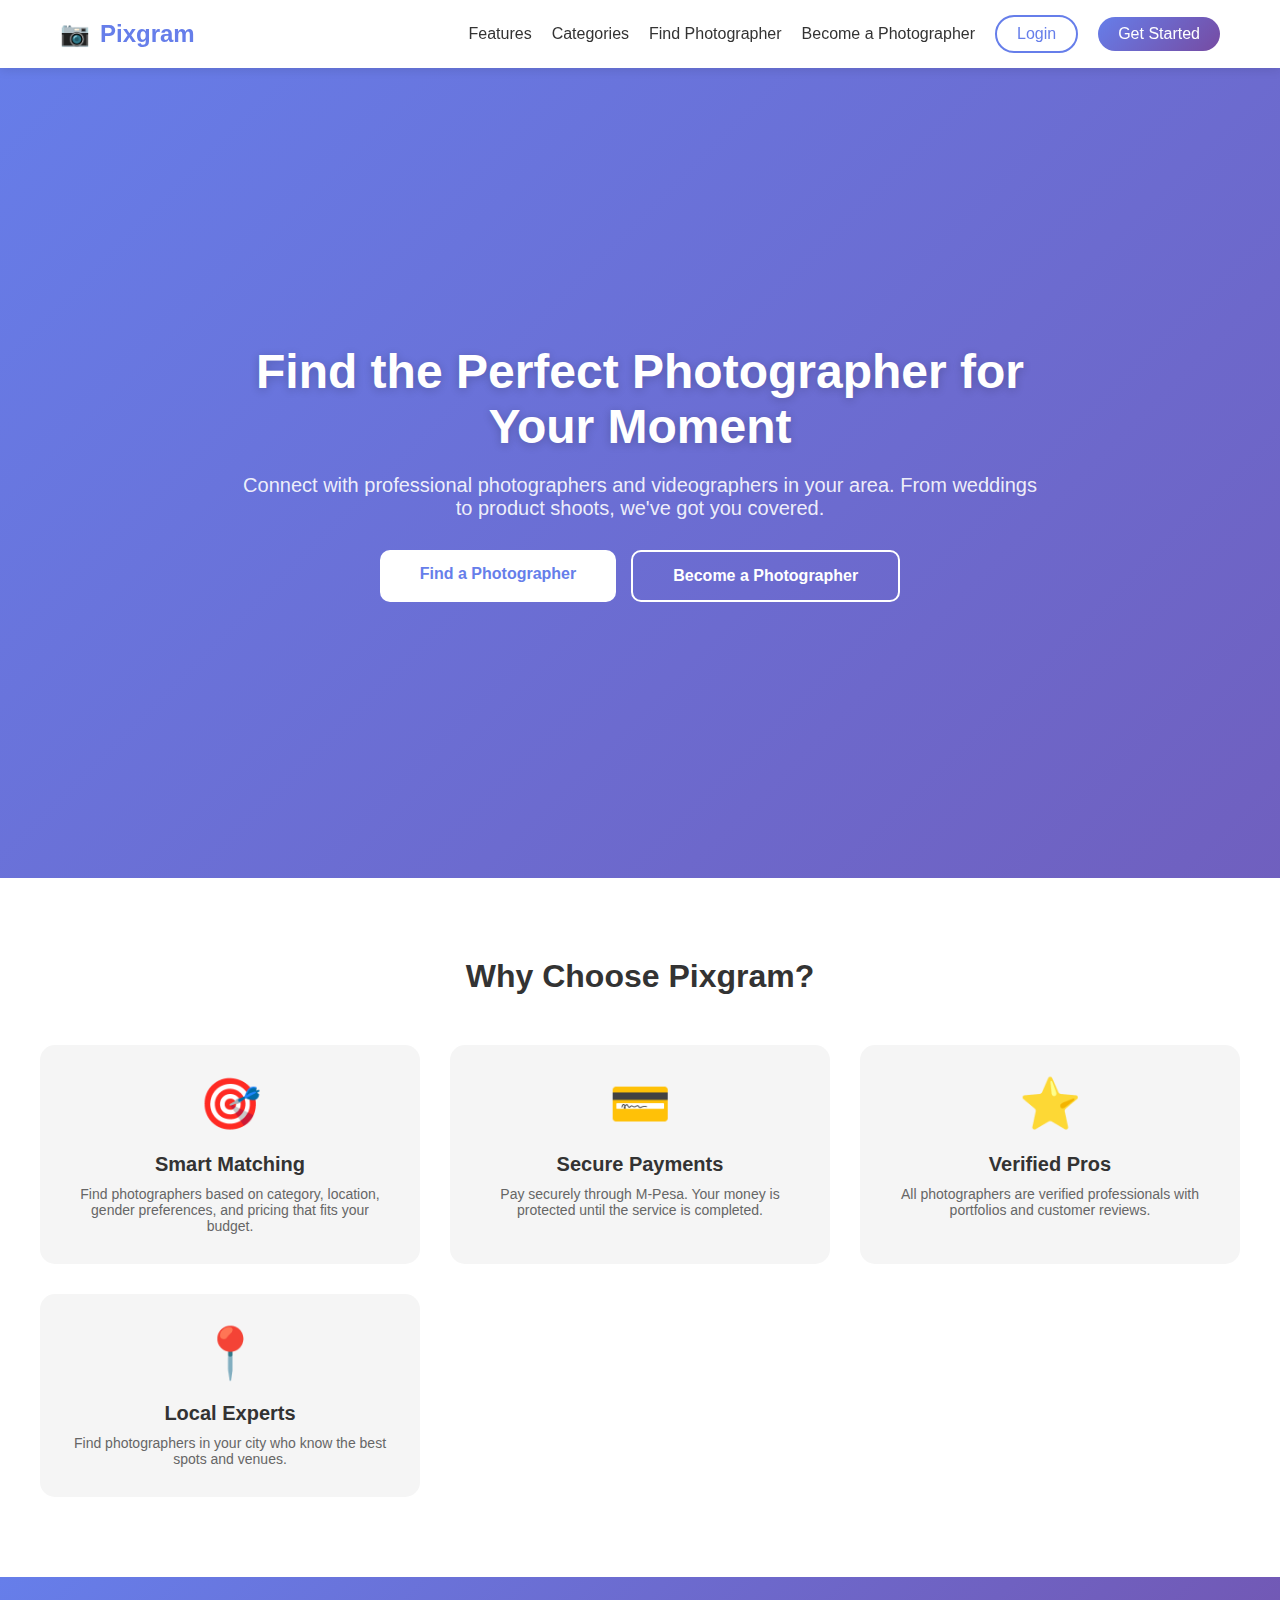
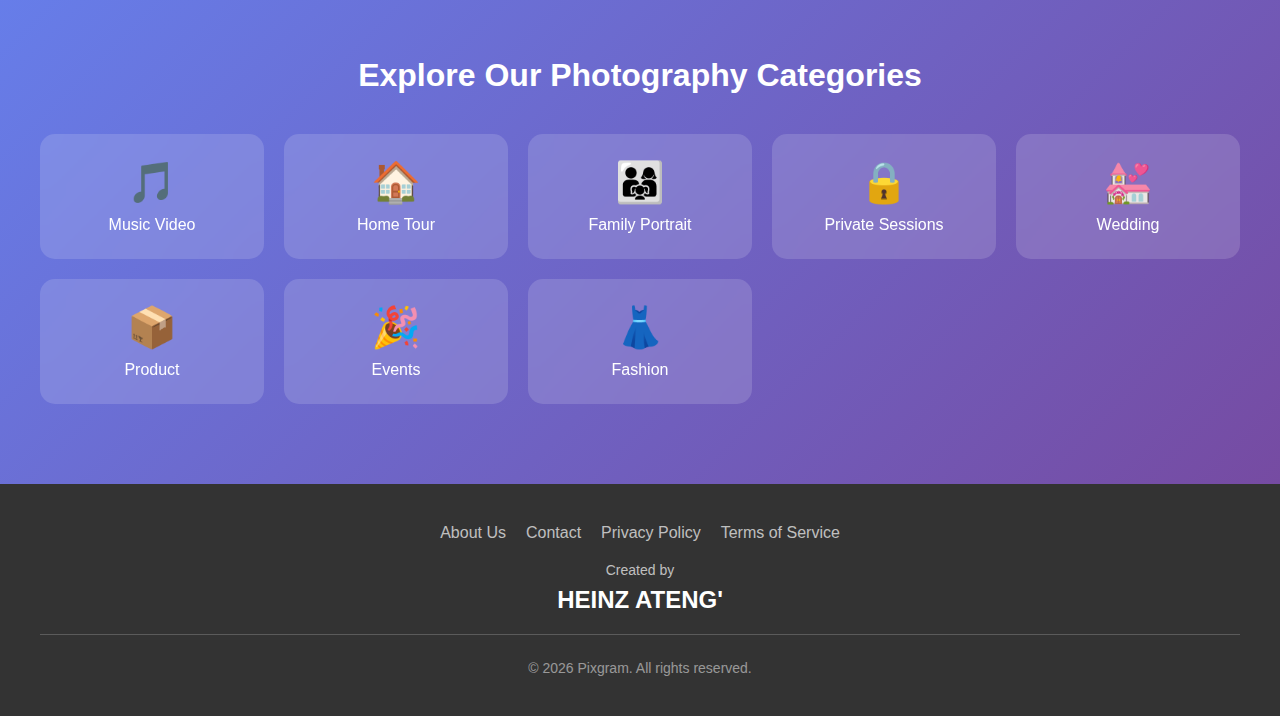
<file: index.html>
<!DOCTYPE html>
<html lang="en">
<head>
    <meta charset="UTF-8">
    <meta name="viewport" content="width=device-width, initial-scale=1.0">
<title>Pixgram - Find Your Perfect Photographer</title>
    <link rel="stylesheet" href="styles.css">
    <style>
        /* Hero Section */
        .hero {
            min-height: 90vh;
            display: flex;
            align-items: center;
            justify-content: center;
            text-align: center;
            padding: 40px 20px;
        }

        .hero-content {
            max-width: 800px;
        }

        .hero h1 {
            font-size: 48px;
            color: white;
            margin-bottom: 20px;
            text-shadow: 0 2px 10px rgba(0,0,0,0.2);
        }

        .hero p {
            font-size: 20px;
            color: rgba(255,255,255,0.9);
            margin-bottom: 30px;
        }

        .hero-buttons {
            display: flex;
            gap: 15px;
            justify-content: center;
            flex-wrap: wrap;
        }

        .hero .btn {
            padding: 15px 40px;
            font-size: 16px;
        }

        .btn-white {
            background: white;
            color: var(--primary);
        }

        .btn-white:hover {
            background: rgba(255,255,255,0.9);
            transform: translateY(-2px);
        }

        .btn-outline-white {
            border: 2px solid white;
            color: white;
        }

        .btn-outline-white:hover {
            background: white;
            color: var(--primary);
        }

        /* Features */
        .features {
            background: white;
            padding: 80px 20px;
        }

        .features-container {
            max-width: 1200px;
            margin: 0 auto;
        }

        .features-title {
            text-align: center;
            font-size: 32px;
            margin-bottom: 50px;
            color: var(--dark);
        }

        .features-grid {
            display: grid;
            grid-template-columns: repeat(auto-fit, minmax(280px, 1fr));
            gap: 30px;
        }

        .feature-card {
            text-align: center;
            padding: 30px;
            border-radius: 15px;
            background: var(--light);
            transition: transform 0.3s;
        }

        .feature-card:hover {
            transform: translateY(-5px);
        }

        .feature-icon {
            font-size: 50px;
            margin-bottom: 20px;
        }

        .feature-title {
            font-size: 20px;
            font-weight: 600;
            margin-bottom: 10px;
            color: var(--dark);
        }

        .feature-desc {
            color: var(--gray);
            font-size: 14px;
        }

        /* Categories Preview */
        .categories-preview {
            padding: 80px 20px;
            background: linear-gradient(135deg, #667eea 0%, #764ba2 100%);
        }

        .categories-container {
            max-width: 1200px;
            margin: 0 auto;
        }

        .categories-title {
            text-align: center;
            font-size: 32px;
            color: white;
            margin-bottom: 40px;
        }

        .categories-grid {
            display: grid;
            grid-template-columns: repeat(auto-fit, minmax(200px, 1fr));
            gap: 20px;
        }

        .category-item {
            background: rgba(255,255,255,0.15);
            backdrop-filter: blur(10px);
            border-radius: 15px;
            padding: 25px;
            text-align: center;
            color: white;
            transition: all 0.3s;
            cursor: pointer;
            text-decoration: none;
        }

        .category-item:hover {
            background: rgba(255,255,255,0.25);
            transform: translateY(-3px);
        }

        .category-item .icon {
            font-size: 40px;
            margin-bottom: 10px;
        }

        .category-item .name {
            font-weight: 500;
        }

        /* Footer */
        footer {
            background: var(--dark);
            color: white;
            padding: 40px 20px;
            text-align: center;
        }

        .footer-content {
            max-width: 1200px;
            margin: 0 auto;
        }

        .footer-links {
            display: flex;
            gap: 20px;
            justify-content: center;
            margin-bottom: 20px;
        }

        .footer-links a {
            color: rgba(255,255,255,0.7);
            text-decoration: none;
        }

        .footer-links a:hover {
            color: white;
        }

        .footer-copy {
            color: rgba(255,255,255,0.5);
            font-size: 14px;
        }

        @media (max-width: 768px) {
            .hero h1 {
                font-size: 32px;
            }
            
            .hero p {
                font-size: 16px;
            }
        }
    </style>
</head>
<body>
    <!-- Navigation -->
    <nav class="navbar">
        <div class="nav-container">
            <a href="index.html" class="nav-logo">
                <span>📷</span> Pixgram
            </a>
            <div class="nav-links">
                <a href="#features" class="nav-link">Features</a>
                <a href="#categories" class="nav-link">Categories</a>
                <a href="user-dashboard.html" class="nav-link">Find Photographer</a>
                <a href="photographer-register.html" class="nav-link" data-role="photographer">Become a Photographer</a>
                <a href="#" id="loginLink" class="nav-btn nav-btn-outline" onclick="showAuthModal()">Login</a>
                <a href="#" id="signupLink" class="nav-btn nav-btn-primary" onclick="showAuthModal()">Get Started</a>
                <a href="#" id="dashboardLink" class="nav-btn nav-btn-primary" style="display: none;">Dashboard</a>
                <a href="#" id="logoutLink" class="nav-btn nav-btn-outline" style="display: none;" onclick="App.logout()">Logout</a>
            </div>
        </div>
    </nav>

    <!-- Hero Section -->
    <section class="hero">
        <div class="hero-content">
            <h1>Find the Perfect Photographer for Your Moment</h1>
            <p>Connect with professional photographers and videographers in your area. From weddings to product shoots, we've got you covered.</p>
            <div class="hero-buttons">
                <a href="user-dashboard.html" class="btn btn-white">Find a Photographer</a>
                <a href="photographer-register.html" class="btn btn-outline-white">Become a Photographer</a>
            </div>
        </div>
    </section>

    <!-- Features Section -->
    <section class="features" id="features">
        <div class="features-container">
<h2 class="features-title">Why Choose Pixgram?</h2>
            <div class="features-grid">
                <div class="feature-card">
                    <div class="feature-icon">🎯</div>
                    <h3 class="feature-title">Smart Matching</h3>
                    <p class="feature-desc">Find photographers based on category, location, gender preferences, and pricing that fits your budget.</p>
                </div>
                <div class="feature-card">
                    <div class="feature-icon">💳</div>
                    <h3 class="feature-title">Secure Payments</h3>
                    <p class="feature-desc">Pay securely through M-Pesa. Your money is protected until the service is completed.</p>
                </div>
                <div class="feature-card">
                    <div class="feature-icon">⭐</div>
                    <h3 class="feature-title">Verified Pros</h3>
                    <p class="feature-desc">All photographers are verified professionals with portfolios and customer reviews.</p>
                </div>
                <div class="feature-card">
                    <div class="feature-icon">📍</div>
                    <h3 class="feature-title">Local Experts</h3>
                    <p class="feature-desc">Find photographers in your city who know the best spots and venues.</p>
                </div>
            </div>
        </div>
    </section>

    <!-- Categories Section -->
    <section class="categories-preview" id="categories">
        <div class="categories-container">
            <h2 class="categories-title">Explore Our Photography Categories</h2>
            <div class="categories-grid">
                <a href="user-dashboard.html?category=music-video" class="category-item">
                    <div class="icon">🎵</div>
                    <div class="name">Music Video</div>
                </a>
                <a href="user-dashboard.html?category=home-tour" class="category-item">
                    <div class="icon">🏠</div>
                    <div class="name">Home Tour</div>
                </a>
                <a href="user-dashboard.html?category=family-portrait" class="category-item">
                    <div class="icon">👨‍👩‍👧</div>
                    <div class="name">Family Portrait</div>
                </a>
                <a href="user-dashboard.html?category=private" class="category-item">
                    <div class="icon">🔒</div>
                    <div class="name">Private Sessions</div>
                </a>
                <a href="user-dashboard.html?category=wedding" class="category-item">
                    <div class="icon">💒</div>
                    <div class="name">Wedding</div>
                </a>
                <a href="user-dashboard.html?category=product" class="category-item">
                    <div class="icon">📦</div>
                    <div class="name">Product</div>
                </a>
                <a href="user-dashboard.html?category=event" class="category-item">
                    <div class="icon">🎉</div>
                    <div class="name">Events</div>
                </a>
                <a href="user-dashboard.html?category=fashion" class="category-item">
                    <div class="icon">👗</div>
                    <div class="name">Fashion</div>
                </a>
            </div>
        </div>
    </section>

    <!-- Footer -->
    <footer>
        <div class="footer-content">
            <div class="footer-links">
                <a href="#">About Us</a>
                <a href="#">Contact</a>
                <a href="#">Privacy Policy</a>
                <a href="#">Terms of Service</a>
            </div>
            <!-- Creator Section -->
            <div style="margin-bottom: 25px; padding-bottom: 20px; border-bottom: 1px solid rgba(255,255,255,0.2);">
                <p style="font-size: 14px; color: rgba(255,255,255,0.7); margin-bottom: 8px;">Created by</p>
                <p style="font-size: 24px; font-weight: bold; color: white;">HEINZ ATENG'</p>
            </div>
            
            <p class="footer-copy">&copy; 2026 Pixgram. All rights reserved.</p>
        </div>
    </footer>

    <!-- Auth Modal -->
    <div id="authModal" class="modal-overlay" style="display: none;">
        <div class="modal" style="max-width: 450px;">
            <div class="modal-header">
                <h3 class="modal-title">Welcome</h3>
                <button class="modal-close" onclick="closeAuthModal()">&times;</button>
            </div>
            <div class="modal-body">
                <div class="auth-tabs">
                    <div class="auth-tab active" data-tab="login">Login</div>
                    <div class="auth-tab" data-tab="register">Register</div>
                </div>
                
                <!-- Login Form -->
                <form id="loginForm" class="auth-form active">
                    <div class="form-group">
                        <label class="form-label">Email</label>
                        <input type="email" class="form-control" id="loginEmail" placeholder="Enter your email" required>
                    </div>
                    <div class="form-group">
                        <label class="form-label">Password</label>
                        <input type="password" class="form-control" id="loginPassword" placeholder="Enter your password" required>
                    </div>
                    <div class="form-group">
                        <label class="form-label">I am a:</label>
                        <select class="form-select" id="loginRole">
                            <option value="user">Client/User</option>
                            <option value="photographer">Photographer</option>
                            <option value="admin">Admin</option>
                        </select>
                    </div>
                    <button type="submit" class="btn btn-primary" style="width: 100%;">Login</button>
                    <p style="text-align: center; margin-top: 15px; font-size: 14px;">
                        Admin: admin@system.com / admin123
                    </p>
                </form>
                
                <!-- Register Form -->
                <form id="registerForm" class="auth-form">
                    <div class="form-group">
                        <label class="form-label">Full Name</label>
                        <input type="text" class="form-control" id="registerName" placeholder="Enter your full name" required>
                    </div>
                    <div class="form-group">
                        <label class="form-label">Email</label>
                        <input type="email" class="form-control" id="registerEmail" placeholder="Enter your email" required>
                    </div>
                    <div class="form-group">
                        <label class="form-label">Password</label>
                        <input type="password" class="form-control" id="registerPassword" placeholder="Create a password" required>
                    </div>
                    <div class="form-group">
                        <label class="form-label">I want to:</label>
                        <select class="form-select" id="registerRole">
                            <option value="user">Hire a Photographer</option>
                            <option value="photographer">Become a Photographer</option>
                        </select>
                    </div>
                    <button type="submit" class="btn btn-primary" style="width: 100%;">Continue</button>
                </form>
            </div>
        </div>
    </div>

    <script src="data.js"></script>
    <script src="app.js"></script>
    <script>
        // Auth Modal Functions
        function showAuthModal() {
            document.getElementById('authModal').style.display = 'flex';
        }

        function closeAuthModal() {
            document.getElementById('authModal').style.display = 'none';
        }

        // Auth Tab Switching
        document.querySelectorAll('.auth-tab').forEach(tab => {
            tab.addEventListener('click', function() {
                const tabName = this.dataset.tab;
                
                // Update tabs
                document.querySelectorAll('.auth-tab').forEach(t => t.classList.remove('active'));
                this.classList.add('active');
                
                // Update forms
                document.querySelectorAll('.auth-form').forEach(f => f.classList.remove('active'));
                document.getElementById(tabName + 'Form').classList.add('active');
            });
        });

        // Login Form
        document.getElementById('loginForm').addEventListener('submit', function(e) {
            e.preventDefault();
            
            const email = document.getElementById('loginEmail').value;
            const password = document.getElementById('loginPassword').value;
            const role = document.getElementById('loginRole').value;
            
            const result = App.login(email, password, role);
            
            if (result.success) {
                closeAuthModal();
                App.showNotification('Login successful!', 'success');
            } else {
                alert(result.message);
            }
        });

        // Register Form
        document.getElementById('registerForm').addEventListener('submit', function(e) {
            e.preventDefault();
            
            const name = document.getElementById('registerName').value;
            const email = document.getElementById('registerEmail').value;
            const password = document.getElementById('registerPassword').value;
            const role = document.getElementById('registerRole').value;
            
            if (role === 'photographer') {
                // Redirect to photographer registration
                closeAuthModal();
                window.location.href = 'photographer-register.html';
            } else {
                // Register as client
                App.registerClient({ fullName: name, email, password });
                closeAuthModal();
                App.showNotification('Registration successful!', 'success');
                window.location.href = 'user-dashboard.html';
            }
        });

        // Check if redirected with category
        const urlParams = new URLSearchParams(window.location.search);
        const category = urlParams.get('category');
        if (category) {
            // Category was selected, redirect to user dashboard with filter
        }
    </script>
</body>
</html>
</file>
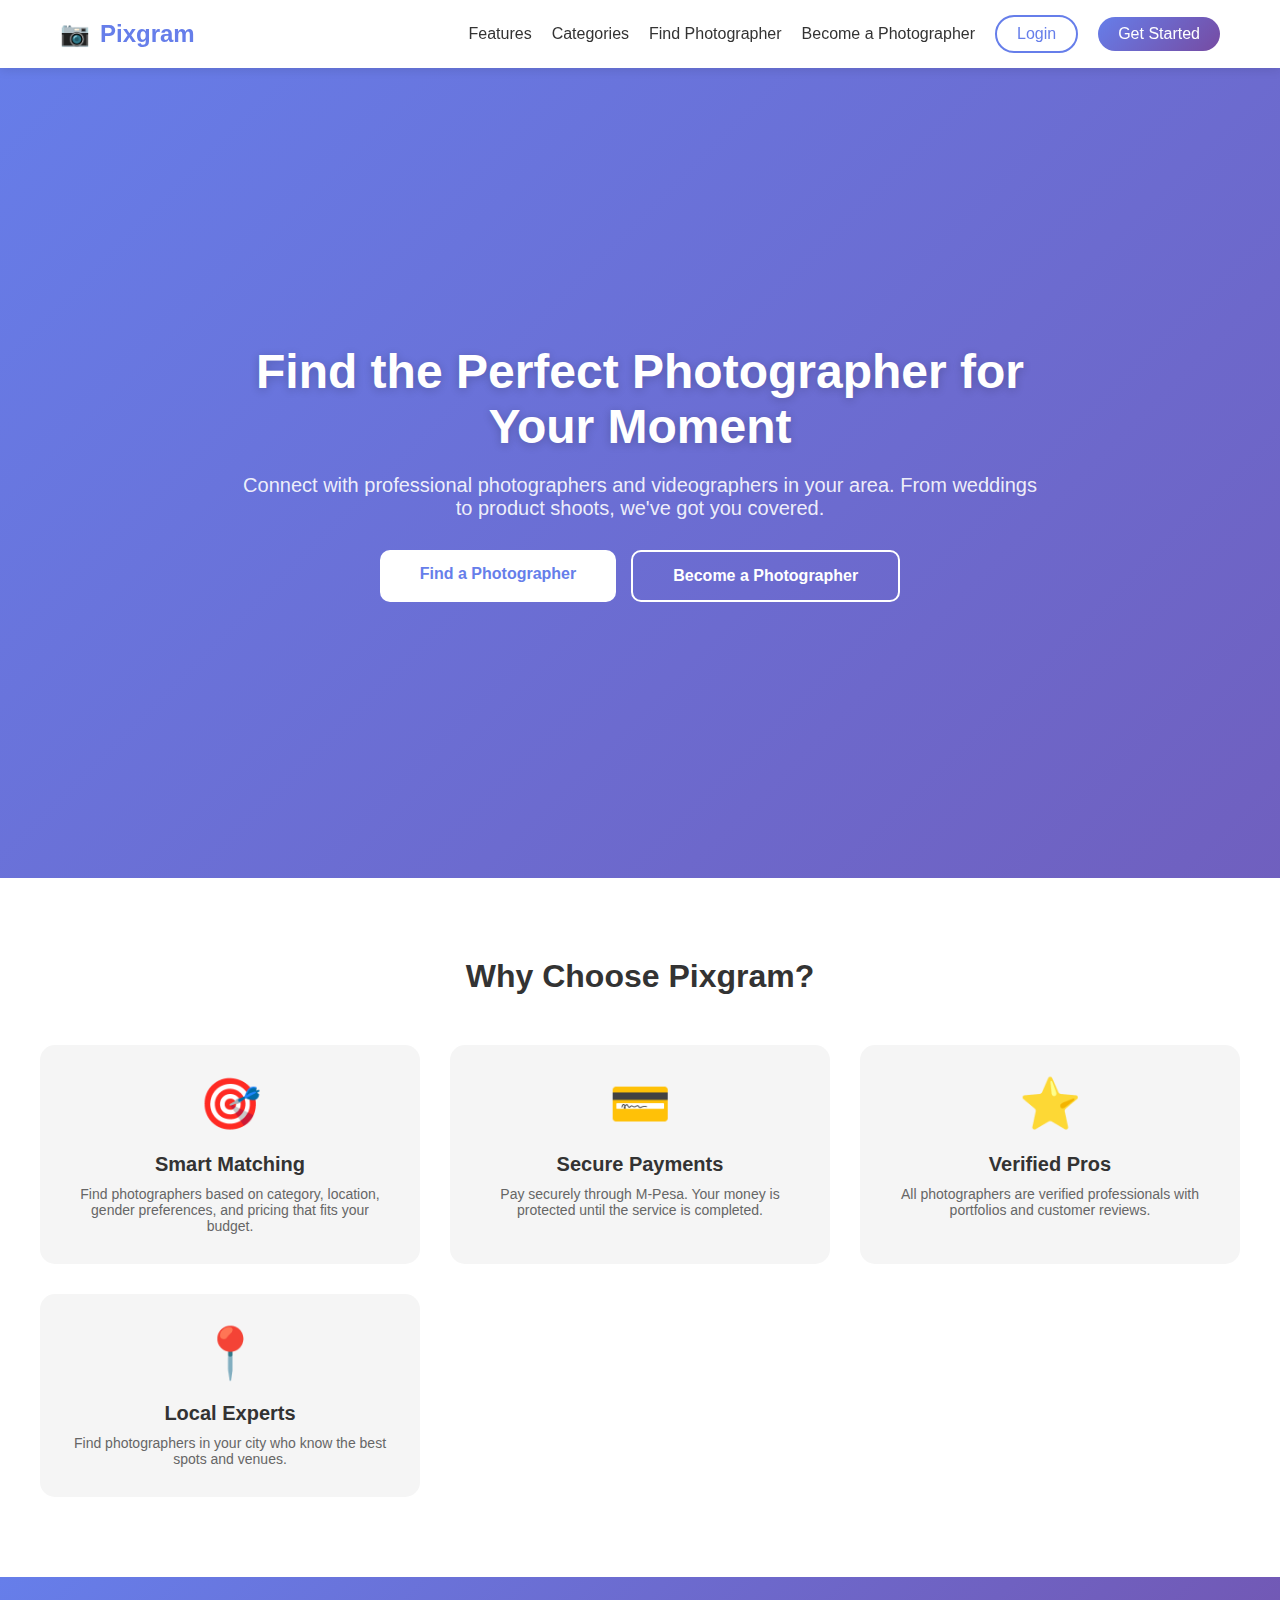
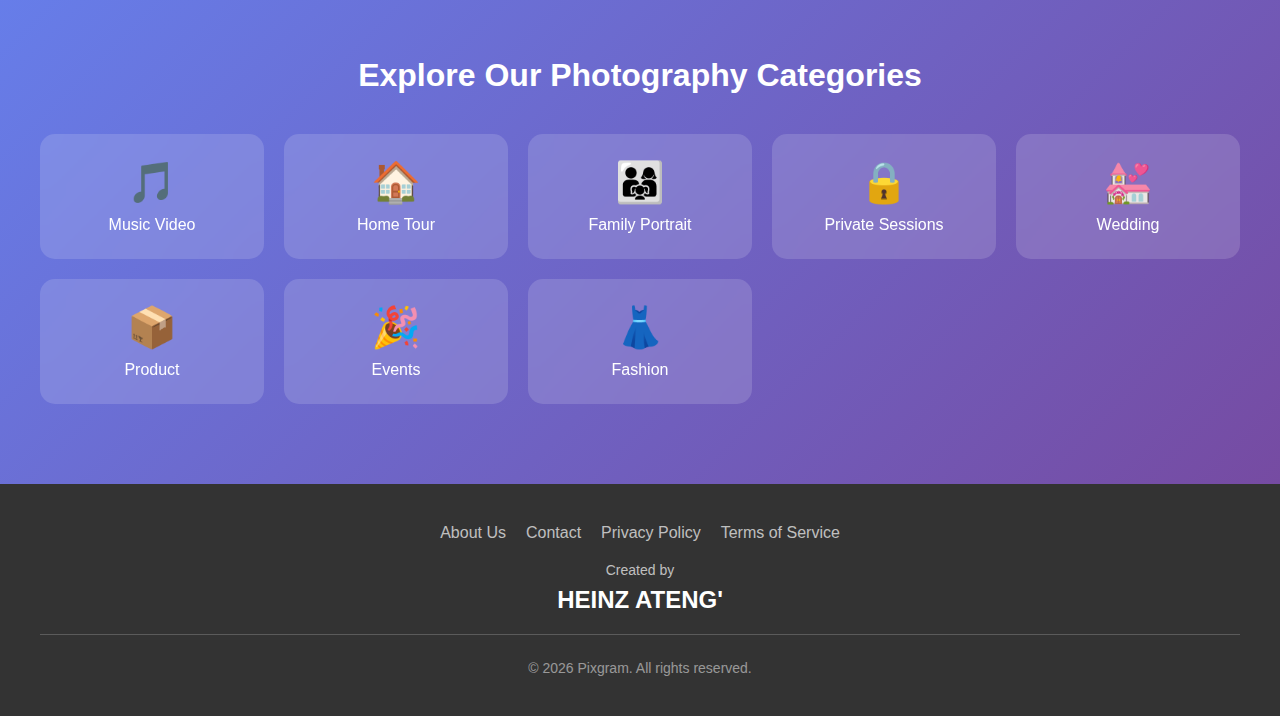
<file: photographer-dashboard.html>
<!DOCTYPE html>
<html lang="en">
<head>
    <meta charset="UTF-8">
    <meta name="viewport" content="width=device-width, initial-scale=1.0">
<title>Photographer Dashboard - Pixgram</title>
    <link rel="stylesheet" href="styles.css">
</head>
<body>
    <!-- Navigation -->
    <nav class="navbar">
        <div class="nav-container">
            <a href="index.html" class="nav-logo">
<span>📷</span> Pixgram
            </a>
            <div class="nav-links">
                <a href="index.html" class="nav-link">Home</a>
                <a href="photographer-dashboard.html" class="nav-link">Dashboard</a>
                <a href="#" onclick="App.logout()" class="nav-btn nav-btn-outline">Logout</a>
            </div>
        </div>
    </nav>

    <div class="dashboard-container">
        <div class="dashboard-header">
            <h1 class="dashboard-title">Welcome, <span id="photographerName">Photographer</span></h1>
            <p class="dashboard-subtitle">Manage your profile and bookings</p>
        </div>

        <!-- Stats -->
        <div class="stats-grid">
            <div class="stat-card">
                <div class="stat-icon">📊</div>
                <div class="stat-value" id="totalBookings">0</div>
                <div class="stat-label">Total Bookings</div>
            </div>
            <div class="stat-card">
                <div class="stat-icon">⏳</div>
                <div class="stat-value" id="pendingBookings">0</div>
                <div class="stat-label">Pending Requests</div>
            </div>
            <div class="stat-card">
                <div class="stat-icon">✅</div>
                <div class="stat-value" id="completedBookings">0</div>
                <div class="stat-label">Completed</div>
            </div>
            <div class="stat-card">
                <div class="stat-icon">💰</div>
                <div class="stat-value" id="totalEarnings">KES 0</div>
                <div class="stat-label">Total Earnings</div>
            </div>
        </div>

        <div class="grid grid-2">
            <!-- Profile Card -->
            <div class="card">
                <div class="card-header">
                    <h3 class="card-title">Your Profile</h3>
                </div>
                <div id="profileContent">
                    <!-- Profile content will be loaded here -->
                </div>
                <button class="btn btn-primary" onclick="showEditProfile()">Edit Profile</button>
            </div>

            <!-- Recent Bookings -->
            <div class="card">
                <div class="card-header">
                    <h3 class="card-title">Recent Booking Requests</h3>
                </div>
                <div id="bookingsList">
                    <!-- Bookings will be loaded here -->
                </div>
            </div>
        </div>
    </div>

    <!-- Edit Profile Modal -->
    <div id="editProfileModal" class="modal-overlay" style="display: none;">
        <div class="modal" style="max-width: 600px;">
            <div class="modal-header">
                <h3 class="modal-title">Edit Profile</h3>
                <button class="modal-close" onclick="closeEditProfile()">&times;</button>
            </div>
            <div class="modal-body">
                <form id="editProfileForm">
                    <div class="form-group">
                        <label class="form-label">Full Name</label>
                        <input type="text" class="form-control" id="editName" required>
                    </div>
                    <div class="form-group">
                        <label class="form-label">Phone</label>
                        <input type="tel" class="form-control" id="editPhone" required>
                    </div>
                    <div class="form-group">
                        <label class="form-label">Location</label>
                        <select class="form-select" id="editLocation" required>
                            <option value="Nairobi">Nairobi</option>
                            <option value="Mombasa">Mombasa</option>
                            <option value="Kisumu">Kisumu</option>
                            <option value="Nakuru">Nakuru</option>
                            <option value="Eldoret">Eldoret</option>
                            <option value="Thika">Thika</option>
                            <option value="Other">Other</option>
                        </select>
                    </div>
                    <div class="form-group">
                        <label class="form-label">Bio</label>
                        <textarea class="form-control" id="editBio" rows="3"></textarea>
                    </div>
                    <div class="form-group">
                        <label class="form-label">Skills</label>
                        <input type="text" class="form-control" id="editSkills" placeholder="Comma separated">
                    </div>
                    <button type="submit" class="btn btn-primary" style="width: 100%;">Save Changes</button>
                </form>
            </div>
        </div>
    </div>

    <script src="data.js"></script>
    <script src="app.js"></script>
    <script>
        // Check authentication
        const currentUser = AppData.getCurrentUser();
        const userRole = AppData.getUserRole();
        
        if (!currentUser || userRole !== 'photographer') {
            window.location.href = 'index.html';
        }

        // Load photographer data
        function loadPhotographerData() {
            document.getElementById('photographerName').textContent = currentUser.fullName;
            
            // Load bookings
            const bookings = AppData.getBookings().filter(b => b.photographerId === currentUser.id);
            document.getElementById('totalBookings').textContent = bookings.length;
            document.getElementById('pendingBookings').textContent = bookings.filter(b => b.status === 'pending').length;
            document.getElementById('completedBookings').textContent = bookings.filter(b => b.status === 'completed').length;
            
            // Calculate earnings
            const earnings = bookings
                .filter(b => b.status === 'completed')
                .reduce((sum, b) => sum + (b.amount || 0), 0);
            document.getElementById('totalEarnings').textContent = 'KES ' + earnings.toLocaleString();

            // Load profile
            loadProfile();
            
            // Load bookings list
            loadBookingsList();
        }

        function loadProfile() {
            const profileHtml = `
                <div style="margin-bottom: 20px;">
                    <p><strong>Email:</strong> ${currentUser.email || 'N/A'}</p>
                    <p><strong>Phone:</strong> ${currentUser.phone || 'N/A'}</p>
                    <p><strong>Location:</strong> ${currentUser.location || 'N/A'}</p>
                    <p><strong>Age:</strong> ${currentUser.age || 'N/A'}</p>
                    <p><strong>Gender:</strong> ${currentUser.gender || 'N/A'}</p>
                </div>
                <div style="margin-bottom: 20px;">
                    <p><strong>Bio:</strong></p>
                    <p>${currentUser.bio || 'No bio added yet'}</p>
                </div>
                <div>
                    <p><strong>Categories:</strong></p>
                    <div class="photographer-tags">
                        ${(currentUser.categories || []).map(c => `<span class="tag">${c}</span>`).join('')}
                    </div>
                </div>
            `;
            document.getElementById('profileContent').innerHTML = profileHtml;
        }

        function loadBookingsList() {
            const bookings = AppData.getBookings().filter(b => b.photographerId === currentUser.id);
            
            if (bookings.length === 0) {
                document.getElementById('bookingsList').innerHTML = `
                    <div class="empty-state" style="padding: 30px;">
                        <p>No booking requests yet</p>
                    </div>
                `;
                return;
            }

            const bookingsHtml = bookings.slice(0, 5).map(booking => `
                <div style="padding: 15px; border-bottom: 1px solid var(--border);">
                    <div style="display: flex; justify-content: space-between; align-items: center;">
                        <div>
                            <strong>${booking.clientName}</strong>
                            <p style="font-size: 13px; color: #666;">${booking.service} - ${booking.bundle}</p>
                        </div>
                        <span class="badge badge-${booking.status === 'pending' ? 'warning' : 'success'}">${booking.status}</span>
                    </div>
                    ${booking.status === 'pending' ? `
                    <div style="margin-top: 10px; display: flex; gap: 10px;">
                        <button class="btn btn-sm btn-success" onclick="updateBooking('${booking.id}', 'accepted')">Accept</button>
                        <button class="btn btn-sm btn-danger" onclick="updateBooking('${booking.id}', 'rejected')">Reject</button>
                    </div>
                    ` : ''}
                </div>
            `).join('');
            
            document.getElementById('bookingsList').innerHTML = bookingsHtml;
        }

        function updateBooking(bookingId, status) {
            AppData.updateBookingStatus(bookingId, status);
            App.showNotification(`Booking ${status}!`, 'success');
            loadPhotographerData();
        }

        function showEditProfile() {
            document.getElementById('editName').value = currentUser.fullName || '';
            document.getElementById('editPhone').value = currentUser.phone || '';
            document.getElementById('editLocation').value = currentUser.location || 'Nairobi';
            document.getElementById('editBio').value = currentUser.bio || '';
            document.getElementById('editSkills').value = (currentUser.skills || []).join(', ');
            
            document.getElementById('editProfileModal').style.display = 'flex';
        }

        function closeEditProfile() {
            document.getElementById('editProfileModal').style.display = 'none';
        }

        document.getElementById('editProfileForm').addEventListener('submit', function(e) {
            e.preventDefault();
            
            const updatedUser = {
                ...currentUser,
                fullName: document.getElementById('editName').value,
                phone: document.getElementById('editPhone').value,
                location: document.getElementById('editLocation').value,
                bio: document.getElementById('editBio').value,
                skills: document.getElementById('editSkills').value.split(',').map(s => s.trim())
            };
            
            AppData.saveUser(updatedUser);
            AppData.setCurrentUser(updatedUser, 'photographer');
            
            App.showNotification('Profile updated successfully!', 'success');
            closeEditProfile();
            loadPhotographerData();
        });

        // Initialize
        loadPhotographerData();
    </script>
</body>
</html>
</file>
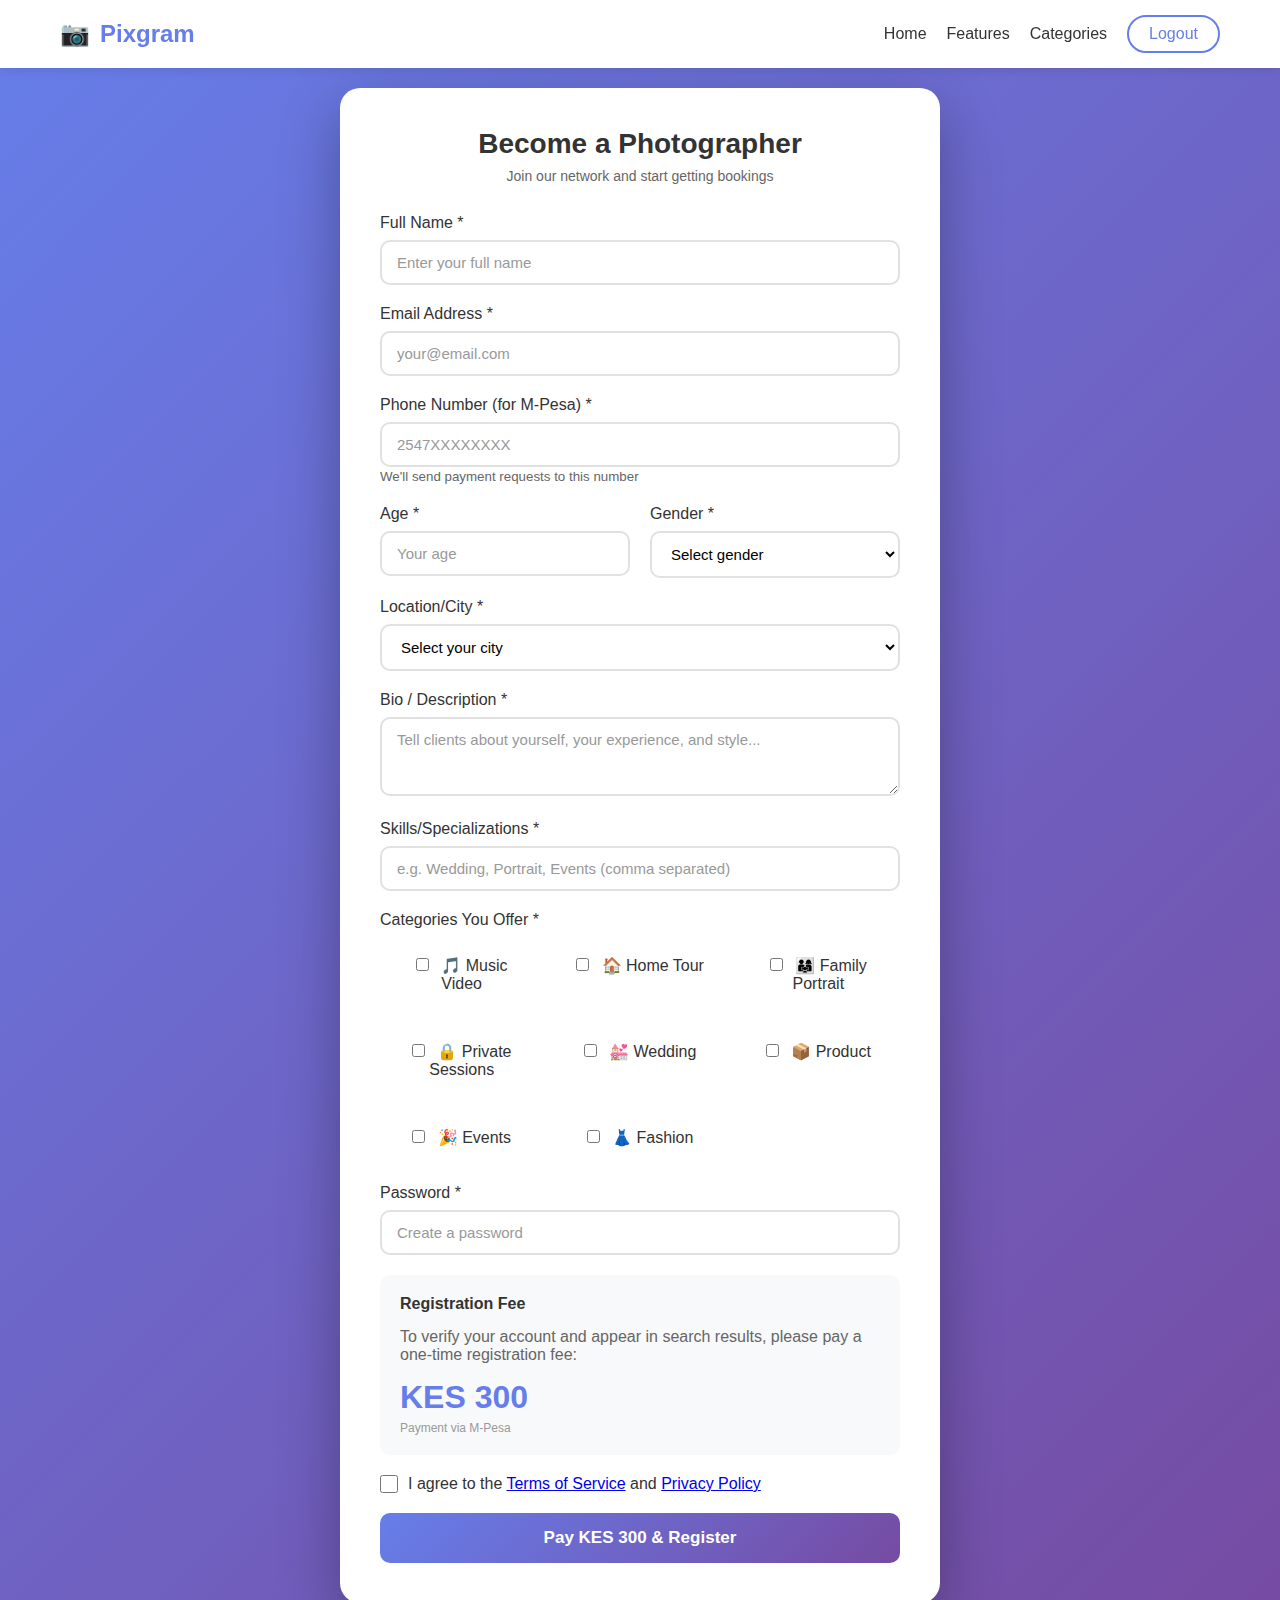
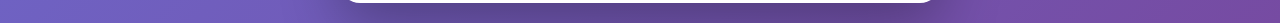
<file: photographer-register.html>
<!DOCTYPE html>
<html lang="en">
<head>
    <meta charset="UTF-8">
    <meta name="viewport" content="width=device-width, initial-scale=1.0">
<title>Register as Photographer - Pixgram</title>
    <link rel="stylesheet" href="styles.css">
</head>
<body>
    <!-- Navigation -->
    <nav class="navbar">
        <div class="nav-container">
            <a href="index.html" class="nav-logo">
<span>📷</span> Pixgram
            </a>
            <div class="nav-links">
                <a href="index.html" class="nav-link">Home</a>
                <a href="index.html#features" class="nav-link">Features</a>
                <a href="index.html#categories" class="nav-link">Categories</a>
                <a href="#" onclick="App.logout()" class="nav-btn nav-btn-outline">Logout</a>
            </div>
        </div>
    </nav>

    <div class="auth-container">
        <div class="auth-card" style="max-width: 600px;">
            <div class="auth-header">
                <h1>Become a Photographer</h1>
                <p>Join our network and start getting bookings</p>
            </div>

            <!-- Registration Form -->
            <form id="registrationForm">
                <div class="form-group">
                    <label class="form-label">Full Name *</label>
                    <input type="text" class="form-control" id="fullName" placeholder="Enter your full name" required>
                </div>

                <div class="form-group">
                    <label class="form-label">Email Address *</label>
                    <input type="email" class="form-control" id="email" placeholder="your@email.com" required>
                </div>

                <div class="form-group">
                    <label class="form-label">Phone Number (for M-Pesa) *</label>
                    <input type="tel" class="form-control" id="phone" placeholder="2547XXXXXXXX" required>
                    <small style="color: #666;">We'll send payment requests to this number</small>
                </div>

                <div class="grid grid-2">
                    <div class="form-group">
                        <label class="form-label">Age *</label>
                        <input type="number" class="form-control" id="age" placeholder="Your age" min="18" max="70" required>
                    </div>

                    <div class="form-group">
                        <label class="form-label">Gender *</label>
                        <select class="form-select" id="gender" required>
                            <option value="">Select gender</option>
                            <option value="male">Male</option>
                            <option value="female">Female</option>
                            <option value="other">Other</option>
                        </select>
                    </div>
                </div>

                <div class="form-group">
                    <label class="form-label">Location/City *</label>
                    <select class="form-select" id="location" required>
                        <option value="">Select your city</option>
                        <option value="Nairobi">Nairobi</option>
                        <option value="Mombasa">Mombasa</option>
                        <option value="Kisumu">Kisumu</option>
                        <option value="Nakuru">Nakuru</option>
                        <option value="Eldoret">Eldoret</option>
                        <option value="Thika">Thika</option>
                        <option value="Other">Other</option>
                    </select>
                </div>

                <div class="form-group">
                    <label class="form-label">Bio / Description *</label>
                    <textarea class="form-control" id="bio" rows="3" placeholder="Tell clients about yourself, your experience, and style..." required></textarea>
                </div>

                <div class="form-group">
                    <label class="form-label">Skills/Specializations *</label>
                    <input type="text" class="form-control" id="skills" placeholder="e.g. Wedding, Portrait, Events (comma separated)" required>
                </div>

                <div class="form-group">
                    <label class="form-label">Categories You Offer *</label>
                    <div class="categories-grid" style="margin-top: 10px;">
                        <label class="category-card" style="padding: 15px;">
                            <input type="checkbox" name="categories" value="music-video" style="margin-right: 8px;">
                            🎵 Music Video
                        </label>
                        <label class="category-card" style="padding: 15px;">
                            <input type="checkbox" name="categories" value="home-tour" style="margin-right: 8px;">
                            🏠 Home Tour
                        </label>
                        <label class="category-card" style="padding: 15px;">
                            <input type="checkbox" name="categories" value="family-portrait" style="margin-right: 8px;">
                            👨‍👩‍👧 Family Portrait
                        </label>
                        <label class="category-card" style="padding: 15px;">
                            <input type="checkbox" name="categories" value="private" style="margin-right: 8px;">
                            🔒 Private Sessions
                        </label>
                        <label class="category-card" style="padding: 15px;">
                            <input type="checkbox" name="categories" value="wedding" style="margin-right: 8px;">
                            💒 Wedding
                        </label>
                        <label class="category-card" style="padding: 15px;">
                            <input type="checkbox" name="categories" value="product" style="margin-right: 8px;">
                            📦 Product
                        </label>
                        <label class="category-card" style="padding: 15px;">
                            <input type="checkbox" name="categories" value="event" style="margin-right: 8px;">
                            🎉 Events
                        </label>
                        <label class="category-card" style="padding: 15px;">
                            <input type="checkbox" name="categories" value="fashion" style="margin-right: 8px;">
                            👗 Fashion
                        </label>
                    </div>
                </div>

                <div class="form-group">
                    <label class="form-label">Password *</label>
                    <input type="password" class="form-control" id="password" placeholder="Create a password" required>
                </div>

                <!-- Payment Section -->
                <div style="background: #f8f9fa; padding: 20px; border-radius: 10px; margin-bottom: 20px;">
                    <h4 style="margin-bottom: 15px;">Registration Fee</h4>
                    <p style="color: #666; margin-bottom: 15px;">To verify your account and appear in search results, please pay a one-time registration fee:</p>
                    <div style="font-size: 32px; font-weight: bold; color: #667eea;">KES 300</div>
                    <p style="font-size: 12px; color: #999; margin-top: 5px;">Payment via M-Pesa</p>
                </div>

                <div class="form-group">
                    <label class="form-checkbox">
                        <input type="checkbox" id="terms" required>
                        <span>I agree to the <a href="#">Terms of Service</a> and <a href="#">Privacy Policy</a></span>
                    </label>
                </div>

                <button type="submit" class="btn btn-primary btn-lg" style="width: 100%;">
                    Pay KES 300 & Register
                </button>
            </form>
        </div>
    </div>

    <script src="data.js"></script>
    <script src="payment.js"></script>
    <script src="app.js"></script>
    <script>
        // Registration Form
        document.getElementById('registrationForm').addEventListener('submit', function(e) {
            e.preventDefault();
            
            // Get selected categories
            const categories = [];
            document.querySelectorAll('input[name="categories"]:checked').forEach(cb => {
                categories.push(cb.value);
            });
            
            if (categories.length === 0) {
                alert('Please select at least one category');
                return;
            }
            
            // Get form data
            const formData = {
                fullName: document.getElementById('fullName').value,
                email: document.getElementById('email').value,
                phone: document.getElementById('phone').value,
                age: document.getElementById('age').value,
                gender: document.getElementById('gender').value,
                location: document.getElementById('location').value,
                bio: document.getElementById('bio').value,
                skills: document.getElementById('skills').value.split(',').map(s => s.trim()),
                categories: categories,
                password: document.getElementById('password').value
            };
            
            // Show payment modal
            PaymentSimulator.showPaymentModal('registration', 300, {
                success: function(payment) {
                    // Save photographer after successful payment
                    App.registerPhotographer(formData, true);
App.showNotification('Registration successful! Welcome to Pixgram.', 'success');
                    setTimeout(() => {
                        window.location.href = 'photographer-dashboard.html';
                    }, 1500);
                },
                error: function(error) {
                    alert('Payment failed: ' + error);
                }
            });
        });

        // Format phone input
        document.getElementById('phone').addEventListener('input', function(e) {
            let value = e.target.value.replace(/\D/g, '');
            if (value.length > 12) value = value.slice(0, 12);
            if (!value.startsWith('254')) value = '254' + value.replace(/^254/, '');
            e.target.value = value;
        });
    </script>
</body>
</html>
</file>
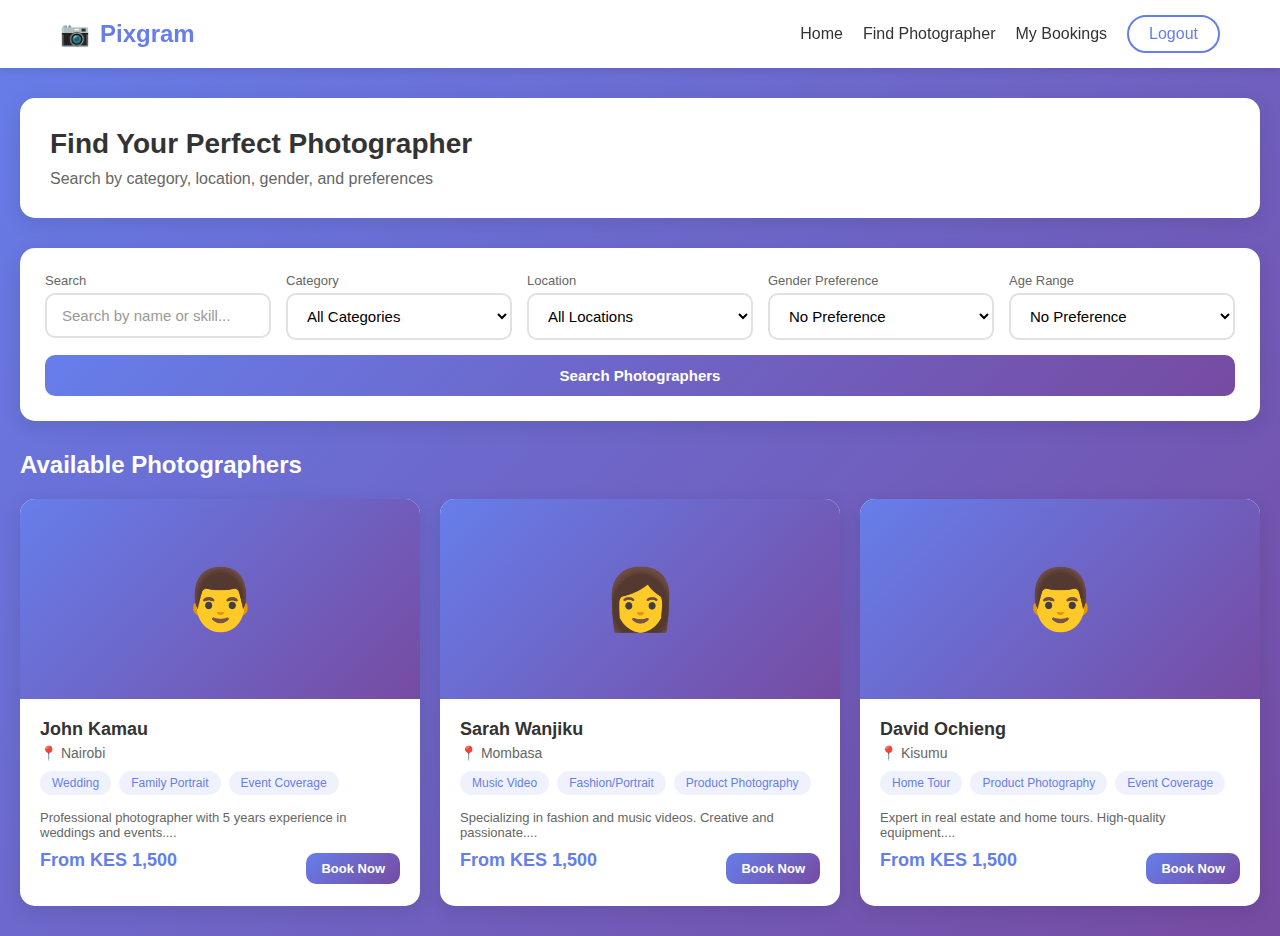
<file: user-dashboard.html>
<!DOCTYPE html>
<html lang="en">
<head>
    <meta charset="UTF-8">
    <meta name="viewport" content="width=device-width, initial-scale=1.0">
<title>Find Photographer - Pixgram</title>
    <link rel="stylesheet" href="styles.css">
</head>
<body>
    <!-- Navigation -->
    <nav class="navbar">
        <div class="nav-container">
            <a href="index.html" class="nav-logo">
<span>📷</span> Pixgram
            </a>
            <div class="nav-links">
                <a href="index.html" class="nav-link">Home</a>
                <a href="user-dashboard.html" class="nav-link">Find Photographer</a>
                <a href="#" id="myBookingsLink" class="nav-link" onclick="openMyBookings()">My Bookings</a>
                <a href="#" onclick="App.logout()" class="nav-btn nav-btn-outline">Logout</a>
            </div>
        </div>
    </nav>

    <div class="dashboard-container">
        <div class="page-header">
            <h1 class="page-title">Find Your Perfect Photographer</h1>
            <p class="page-subtitle">Search by category, location, gender, and preferences</p>
        </div>

        <!-- Search & Filters -->
        <div class="search-container">
            <div class="search-filters">
                <div class="filter-group">
                    <label class="filter-label">Search</label>
                    <input type="text" class="form-control" id="searchInput" placeholder="Search by name or skill...">
                </div>
                <div class="filter-group">
                    <label class="filter-label">Category</label>
                    <select class="form-select" id="categoryFilter">
                        <option value="all">All Categories</option>
                        <option value="music-video">Music Video</option>
                        <option value="home-tour">Home Tour</option>
                        <option value="family-portrait">Family Portrait</option>
                        <option value="private">Private Sessions</option>
                        <option value="wedding">Wedding</option>
                        <option value="product">Product Photography</option>
                        <option value="event">Event Coverage</option>
                        <option value="fashion">Fashion/Portrait</option>
                    </select>
                </div>
                <div class="filter-group">
                    <label class="filter-label">Location</label>
                    <select class="form-select" id="locationFilter">
                        <option value="all">All Locations</option>
                        <option value="Nairobi">Nairobi</option>
                        <option value="Mombasa">Mombasa</option>
                        <option value="Kisumu">Kisumu</option>
                        <option value="Nakuru">Nakuru</option>
                        <option value="Eldoret">Eldoret</option>
                        <option value="Thika">Thika</option>
                        <option value="Other">Other</option>
                    </select>
                </div>
                <div class="filter-group">
                    <label class="filter-label">Gender Preference</label>
                    <select class="form-select" id="genderFilter">
                        <option value="all">No Preference</option>
                        <option value="male">Male</option>
                        <option value="female">Female</option>
                        <option value="other">Other</option>
                    </select>
                </div>
                <div class="filter-group">
                    <label class="filter-label">Age Range</label>
                    <select class="form-select" id="ageFilter">
                        <option value="all">No Preference</option>
                        <option value="18-25">18-25 years</option>
                        <option value="26-35">26-35 years</option>
                        <option value="36-45">36-45 years</option>
                        <option value="46+">46+ years</option>
                    </select>
                </div>
            </div>
            <button class="btn btn-primary" style="margin-top: 15px; width: 100%;" onclick="searchPhotographers()">Search Photographers</button>
        </div>

        <!-- Results -->
        <div id="resultsContainer">
            <h2 style="margin-bottom: 20px; color: white;">Available Photographers</h2>
            <div class="grid grid-3" id="photographersGrid">
                <!-- Photographers will be loaded here -->
            </div>
        </div>
    </div>

    <!-- Booking Modal -->
    <div id="bookingModal" class="modal-overlay" style="display: none;">
        <div class="modal" style="max-width: 600px;">
            <div class="modal-header">
                <h3 class="modal-title">Book Photographer</h3>
                <button class="modal-close" onclick="closeBookingModal()">&times;</button>
            </div>
            <div class="modal-body" id="bookingModalContent">
                <!-- Booking form will be loaded here -->
            </div>
        </div>
    </div>

    <!-- My Bookings Modal -->
    <div id="myBookingsModal" class="modal-overlay" style="display: none;">
        <div class="modal" style="max-width: 700px;">
            <div class="modal-header">
                <h3 class="modal-title">My Bookings</h3>
                <button class="modal-close" onclick="closeMyBookings()">&times;</button>
            </div>
            <div class="modal-body" id="myBookingsContent">
                <!-- Bookings will be loaded here -->
            </div>
        </div>
    </div>

    <script src="data.js"></script>
    <script src="payment.js"></script>
    <script src="app.js"></script>
    <script>
        let selectedPhotographer = null;
        let searchResults = [];

        // Check authentication
        const currentUser = AppData.getCurrentUser();
        const userRole = AppData.getUserRole();
        
        if (!currentUser || userRole !== 'user') {
            // Allow viewing without login, but prompt for login on booking
        }

        // Initialize
        document.addEventListener('DOMContentLoaded', function() {
            // Check for category from URL
            const urlParams = new URLSearchParams(window.location.search);
            const category = urlParams.get('category');
            if (category) {
                document.getElementById('categoryFilter').value = category;
            }
            
            searchPhotographers();
        });

        // Search photographers
        function searchPhotographers() {
            const filters = {
                search: document.getElementById('searchInput').value,
                category: document.getElementById('categoryFilter').value,
                location: document.getElementById('locationFilter').value,
                gender: document.getElementById('genderFilter').value,
                ageRange: document.getElementById('ageFilter').value
            };
            
            searchResults = AppData.searchPhotographers(filters);
            displayResults();
        }

        function displayResults() {
            const grid = document.getElementById('photographersGrid');
            
            if (searchResults.length === 0) {
                grid.innerHTML = `
                    <div class="empty-state" style="grid-column: 1/-1; background: white; border-radius: 15px;">
                        <div class="empty-icon">🔍</div>
                        <h3 class="empty-title">No Photographers Found</h3>
                        <p class="empty-description">Try adjusting your filters or search criteria</p>
                    </div>
                `;
                return;
            }

            grid.innerHTML = searchResults.map(p => `
                <div class="photographer-card">
                    <div class="photographer-image">
                        ${p.gender === 'female' ? '👩' : p.gender === 'male' ? '👨' : '📷'}
                    </div>
                    <div class="photographer-info">
                        <h3 class="photographer-name">${p.fullName}</h3>
                        <p class="photographer-location">📍 ${p.location || 'N/A'}</p>
                        <div class="photographer-tags">
                            ${(p.categories || []).slice(0, 3).map(c => `<span class="tag">${c}</span>`).join('')}
                        </div>
                        <p style="font-size: 13px; color: #666; margin-bottom: 10px;">${(p.bio || '').substring(0, 80)}...</p>
                        <div style="display: flex; justify-content: space-between; align-items: center;">
                            <span class="photographer-price">From KES 1,500</span>
                            <button class="btn btn-primary btn-sm" onclick="openBooking('${p.id}')">Book Now</button>
                        </div>
                    </div>
                </div>
            `).join('');
        }

        function openBooking(photographerId) {
            if (!currentUser || userRole !== 'user') {
                alert('Please login as a client to book a photographer');
                window.location.href = 'index.html';
                return;
            }

            selectedPhotographer = AppData.getUsers().find(p => p.id === photographerId);
            
            if (!selectedPhotographer) {
                alert('Photographer not found');
                return;
            }

            const content = `
                <div style="margin-bottom: 20px;">
                    <h4 style="margin-bottom: 15px;">Booking: ${selectedPhotographer.fullName}</h4>
                    <p style="color: #666;">📍 ${selectedPhotographer.location}</p>
                </div>
                
                <form id="bookingForm">
                    <div class="form-group">
                        <label class="form-label">Service Category *</label>
                        <select class="form-select" id="serviceCategory" required>
                            <option value="">Select category</option>
                            ${(selectedPhotographer.categories || []).map(c => `<option value="${c}">${c}</option>`).join('')}
                        </select>
                    </div>
                    
                    <div class="form-group">
                        <label class="form-label">Select Package *</label>
                        <div class="grid grid-3" style="gap: 10px; margin-top: 10px;">
                            <label class="bundle-card" style="padding: 15px;">
                                <input type="radio" name="bundle" value="basic" required>
                                <div class="bundle-name">Basic</div>
                                <div class="bundle-price">KES 1,500</div>
                            </label>
                            <label class="bundle-card" style="padding: 15px;">
                                <input type="radio" name="bundle" value="standard">
                                <div class="bundle-name">Standard</div>
                                <div class="bundle-price">KES 3,500</div>
                            </label>
                            <label class="bundle-card" style="padding: 15px;">
                                <input type="radio" name="bundle" value="premium">
                                <div class="bundle-name">Premium</div>
                                <div class="bundle-price">KES 7,000</div>
                            </label>
                        </div>
                    </div>
                    
                    <div class="form-group">
                        <label class="form-label">Event Date *</label>
                        <input type="date" class="form-control" id="eventDate" required>
                    </div>
                    
                    <div class="form-group">
                        <label class="form-label">Event Location *</label>
                        <input type="text" class="form-control" id="eventLocation" placeholder="Enter location" required>
                    </div>
                    
                    <div class="form-group">
                        <label class="form-label">Additional Notes</label>
                        <textarea class="form-control" id="notes" rows="2" placeholder="Any special requirements..."></textarea>
                    </div>
                    
                    <div style="background: #f8f9fa; padding: 15px; border-radius: 10px; margin-bottom: 20px;">
                        <div style="display: flex; justify-content: space-between; margin-bottom: 10px;">
                            <span>Service Fee:</span>
                            <span id="serviceFee">KES 0</span>
                        </div>
                        <div style="display: flex; justify-content: space-between; font-weight: bold;">
                            <span>Total:</span>
                            <span id="totalAmount" style="color: #667eea;">KES 0</span>
                        </div>
                    </div>
                    
                    <button type="submit" class="btn btn-primary btn-lg" style="width: 100%;">Proceed to Payment</button>
                </form>
            `;
            
            document.getElementById('bookingModalContent').innerHTML = content;
            document.getElementById('bookingModal').style.display = 'flex';
            
            // Update price when bundle is selected
            document.querySelectorAll('input[name="bundle"]').forEach(radio => {
                radio.addEventListener('change', function() {
                    updatePrice(this.value);
                });
            });
            
            // First bundle selected by default
            updatePrice('basic');
        }

        function updatePrice(bundle) {
            const prices = {
                'basic': 1500,
                'standard': 3500,
                'premium': 7000
            };
            
            const price = prices[bundle] || 0;
            document.getElementById('serviceFee').textContent = 'KES ' + price.toLocaleString();
            document.getElementById('totalAmount').textContent = 'KES ' + price.toLocaleString();
        }

        function closeBookingModal() {
            document.getElementById('bookingModal').style.display = 'none';
        }

        // Handle booking form submission
        document.addEventListener('submit', function(e) {
            if (e.target.id === 'bookingForm') {
                e.preventDefault();
                
                const bundle = document.querySelector('input[name="bundle"]:checked').value;
                const prices = {
                    'basic': 1500,
                    'standard': 3500,
                    'premium': 7000
                };
                
                const bookingData = {
                    photographerId: selectedPhotographer.id,
                    photographerName: selectedPhotographer.fullName,
                    clientId: currentUser.id,
                    clientName: currentUser.fullName,
                    service: document.getElementById('serviceCategory').value,
                    bundle: bundle,
                    date: document.getElementById('eventDate').value,
                    location: document.getElementById('eventLocation').value,
                    notes: document.getElementById('notes').value,
                    amount: prices[bundle]
                };
                
                // Show payment
                PaymentSimulator.showPaymentModal('booking', prices[bundle], {
                    success: function(payment) {
                        // Save booking
                        AppData.saveBooking(bookingData);
                        App.showNotification('Booking confirmed successfully!', 'success');
                        closeBookingModal();
                        openMyBookings();
                    },
                    error: function(error) {
                        alert('Payment failed: ' + error);
                    }
                });
            }
        });

        function openMyBookings() {
            const bookings = AppData.getBookings().filter(b => b.clientId === currentUser.id);
            
            if (bookings.length === 0) {
                document.getElementById('myBookingsContent').innerHTML = `
                    <div class="empty-state">
                        <div class="empty-icon">📋</div>
                        <h3 class="empty-title">No Bookings Yet</h3>
                        <p class="empty-description">Find a photographer and make your first booking!</p>
                        <button class="btn btn-primary" onclick="closeMyBookings(); searchPhotographers();">Find Photographers</button>
                    </div>
                `;
            } else {
                document.getElementById('myBookingsContent').innerHTML = `
                    <div class="table-container">
                        <table class="table">
                            <thead>
                                <tr>
                                    <th>Photographer</th>
                                    <th>Service</th>
                                    <th>Date</th>
                                    <th>Amount</th>
                                    <th>Status</th>
                                </tr>
                            </thead>
                            <tbody>
                                ${bookings.map(b => `
                                    <tr>
                                        <td>${b.photographerName}</td>
                                        <td>${b.service} (${b.bundle})</td>
                                        <td>${b.date}</td>
                                        <td>KES ${b.amount.toLocaleString()}</td>
                                        <td><span class="badge badge-${b.status === 'pending' ? 'warning' : b.status === 'accepted' ? 'success' : 'danger'}">${b.status}</span></td>
                                    </tr>
                                `).join('')}
                            </tbody>
                        </table>
                    </div>
                `;
            }
            
            document.getElementById('myBookingsModal').style.display = 'flex';
        }

        function closeMyBookings() {
            document.getElementById('myBookingsModal').style.display = 'none';
        }

        // Close modals on overlay click
        document.querySelectorAll('.modal-overlay').forEach(overlay => {
            overlay.addEventListener('click', function(e) {
                if (e.target === this) {
                    this.style.display = 'none';
                }
            });
        });
    </script>
</body>
</html>
</file>
<file: styles.css>
/* Global Styles */
* {
    margin: 0;
    padding: 0;
    box-sizing: border-box;
    font-family: 'Segoe UI', Tahoma, Geneva, Verdana, sans-serif;
}

:root {
    --primary: #667eea;
    --primary-dark: #764ba2;
    --secondary: #f093fb;
    --success: #4CAF50;
    --warning: #ff9800;
    --danger: #f44336;
    --dark: #333;
    --light: #f5f5f5;
    --white: #ffffff;
    --gray: #666;
    --border: #e1e1e1;
}

body {
    min-height: 100vh;
    background: linear-gradient(135deg, #667eea 0%, #764ba2 100%);
    color: var(--dark);
}

.container {
    max-width: 1200px;
    margin: 0 auto;
    padding: 20px;
}

/* Navigation */
.navbar {
    background: var(--white);
    box-shadow: 0 2px 10px rgba(0,0,0,0.1);
    padding: 15px 0;
    position: sticky;
    top: 0;
    z-index: 100;
}

.nav-container {
    max-width: 1200px;
    margin: 0 auto;
    padding: 0 20px;
    display: flex;
    justify-content: space-between;
    align-items: center;
}

.nav-logo {
    font-size: 24px;
    font-weight: bold;
    color: var(--primary);
    text-decoration: none;
    display: flex;
    align-items: center;
    gap: 10px;
}

.nav-links {
    display: flex;
    gap: 20px;
    align-items: center;
}

.nav-link {
    color: var(--dark);
    text-decoration: none;
    font-weight: 500;
    transition: color 0.3s;
}

.nav-link:hover {
    color: var(--primary);
}

.nav-btn {
    padding: 8px 20px;
    border-radius: 20px;
    text-decoration: none;
    font-weight: 500;
    transition: all 0.3s;
}

.nav-btn-primary {
    background: linear-gradient(135deg, var(--primary) 0%, var(--primary-dark) 100%);
    color: white;
}

.nav-btn-outline {
    border: 2px solid var(--primary);
    color: var(--primary);
}

.nav-btn-outline:hover {
    background: var(--primary);
    color: white;
}

/* Cards */
.card {
    background: var(--white);
    border-radius: 15px;
    box-shadow: 0 5px 20px rgba(0,0,0,0.1);
    padding: 25px;
    margin-bottom: 20px;
}

.card-header {
    margin-bottom: 20px;
    padding-bottom: 15px;
    border-bottom: 1px solid var(--border);
}

.card-title {
    font-size: 20px;
    font-weight: 600;
    color: var(--dark);
}

/* Buttons */
.btn {
    padding: 12px 25px;
    border: none;
    border-radius: 10px;
    font-size: 15px;
    font-weight: 600;
    cursor: pointer;
    transition: all 0.3s;
    text-decoration: none;
    display: inline-block;
}

.btn-primary {
    background: linear-gradient(135deg, var(--primary) 0%, var(--primary-dark) 100%);
    color: white;
}

.btn-primary:hover {
    transform: translateY(-2px);
    box-shadow: 0 5px 20px rgba(102, 126, 234, 0.4);
}

.btn-secondary {
    background: var(--light);
    color: var(--dark);
}

.btn-success {
    background: var(--success);
    color: white;
}

.btn-danger {
    background: var(--danger);
    color: white;
}

.btn-outline {
    background: transparent;
    border: 2px solid var(--primary);
    color: var(--primary);
}

.btn-outline:hover {
    background: var(--primary);
    color: white;
}

.btn-sm {
    padding: 8px 15px;
    font-size: 13px;
}

.btn-lg {
    padding: 15px 30px;
    font-size: 17px;
}

/* Forms */
.form-group {
    margin-bottom: 20px;
}

.form-label {
    display: block;
    margin-bottom: 8px;
    font-weight: 500;
    color: var(--dark);
}

.form-control {
    width: 100%;
    padding: 12px 15px;
    border: 2px solid var(--border);
    border-radius: 10px;
    font-size: 15px;
    transition: all 0.3s;
}

.form-control:focus {
    outline: none;
    border-color: var(--primary);
    box-shadow: 0 0 0 3px rgba(102, 126, 234, 0.1);
}

.form-control::placeholder {
    color: #999;
}

.form-select {
    width: 100%;
    padding: 12px 15px;
    border: 2px solid var(--border);
    border-radius: 10px;
    font-size: 15px;
    background: white;
    cursor: pointer;
}

.form-checkbox {
    display: flex;
    align-items: center;
    gap: 10px;
}

.form-checkbox input {
    width: 18px;
    height: 18px;
    accent-color: var(--primary);
}

.form-error {
    color: var(--danger);
    font-size: 13px;
    margin-top: 5px;
}

/* Grid */
.grid {
    display: grid;
    gap: 20px;
}

.grid-2 {
    grid-template-columns: repeat(2, 1fr);
}

.grid-3 {
    grid-template-columns: repeat(3, 1fr);
}

.grid-4 {
    grid-template-columns: repeat(4, 1fr);
}

@media (max-width: 768px) {
    .grid-2, .grid-3, .grid-4 {
        grid-template-columns: 1fr;
    }
}

/* Auth Pages */
.auth-container {
    min-height: 100vh;
    display: flex;
    align-items: center;
    justify-content: center;
    padding: 20px;
}

.auth-card {
    background: var(--white);
    border-radius: 20px;
    box-shadow: 0 20px 60px rgba(0, 0, 0, 0.3);
    width: 100%;
    max-width: 480px;
    padding: 40px;
}

.auth-header {
    text-align: center;
    margin-bottom: 30px;
}

.auth-header h1 {
    font-size: 28px;
    color: var(--dark);
    margin-bottom: 8px;
}

.auth-header p {
    color: var(--gray);
    font-size: 14px;
}

.auth-tabs {
    display: flex;
    margin-bottom: 25px;
    border-bottom: 2px solid var(--border);
}

.auth-tab {
    flex: 1;
    padding: 12px;
    text-align: center;
    cursor: pointer;
    font-weight: 500;
    color: var(--gray);
    border-bottom: 2px solid transparent;
    margin-bottom: -2px;
    transition: all 0.3s;
}

.auth-tab.active {
    color: var(--primary);
    border-bottom-color: var(--primary);
}

.auth-form {
    display: none;
}

.auth-form.active {
    display: block;
}

/* Dashboard */
.dashboard-container {
    max-width: 1400px;
    margin: 0 auto;
    padding: 30px 20px;
}

.dashboard-header {
    margin-bottom: 30px;
}

.dashboard-title {
    font-size: 28px;
    font-weight: 700;
    color: var(--dark);
    margin-bottom: 5px;
}

.dashboard-subtitle {
    color: var(--gray);
    font-size: 14px;
}

.stats-grid {
    display: grid;
    grid-template-columns: repeat(auto-fit, minmax(200px, 1fr));
    gap: 20px;
    margin-bottom: 30px;
}

.stat-card {
    background: var(--white);
    border-radius: 15px;
    padding: 25px;
    box-shadow: 0 5px 20px rgba(0,0,0,0.1);
}

.stat-icon {
    font-size: 32px;
    margin-bottom: 15px;
}

.stat-value {
    font-size: 28px;
    font-weight: 700;
    color: var(--primary);
    margin-bottom: 5px;
}

.stat-label {
    color: var(--gray);
    font-size: 14px;
}

/* Photographer Card */
.photographer-card {
    background: var(--white);
    border-radius: 15px;
    overflow: hidden;
    box-shadow: 0 5px 20px rgba(0,0,0,0.1);
    transition: transform 0.3s;
}

.photographer-card:hover {
    transform: translateY(-5px);
}

.photographer-image {
    width: 100%;
    height: 200px;
    background: linear-gradient(135deg, var(--primary) 0%, var(--primary-dark) 100%);
    display: flex;
    align-items: center;
    justify-content: center;
    font-size: 60px;
    color: white;
}

.photographer-info {
    padding: 20px;
}

.photographer-name {
    font-size: 18px;
    font-weight: 600;
    color: var(--dark);
    margin-bottom: 5px;
}

.photographer-location {
    color: var(--gray);
    font-size: 14px;
    margin-bottom: 10px;
}

.photographer-tags {
    display: flex;
    flex-wrap: wrap;
    gap: 8px;
    margin-bottom: 15px;
}

.tag {
    padding: 5px 12px;
    background: rgba(102, 126, 234, 0.1);
    color: var(--primary);
    border-radius: 15px;
    font-size: 12px;
    font-weight: 500;
}

.photographer-price {
    font-size: 18px;
    font-weight: 700;
    color: var(--primary);
    margin-bottom: 15px;
}

/* Search & Filter */
.search-container {
    background: var(--white);
    border-radius: 15px;
    padding: 25px;
    margin-bottom: 30px;
    box-shadow: 0 5px 20px rgba(0,0,0,0.1);
}

.search-filters {
    display: grid;
    grid-template-columns: repeat(auto-fit, minmax(200px, 1fr));
    gap: 15px;
}

.filter-group {
    display: flex;
    flex-direction: column;
}

.filter-label {
    font-size: 13px;
    font-weight: 500;
    color: var(--gray);
    margin-bottom: 5px;
}

/* Booking */
.booking-summary {
    background: var(--white);
    border-radius: 15px;
    padding: 25px;
    box-shadow: 0 5px 20px rgba(0,0,0,0.1);
}

.booking-item {
    display: flex;
    justify-content: space-between;
    padding: 15px 0;
    border-bottom: 1px solid var(--border);
}

.booking-item:last-child {
    border-bottom: none;
}

.booking-total {
    font-size: 20px;
    font-weight: 700;
    color: var(--primary);
    margin-top: 15px;
    padding-top: 15px;
    border-top: 2px solid var(--primary);
}

/* Tables */
.table-container {
    overflow-x: auto;
}

.table {
    width: 100%;
    border-collapse: collapse;
}

.table th,
.table td {
    padding: 15px;
    text-align: left;
    border-bottom: 1px solid var(--border);
}

.table th {
    font-weight: 600;
    color: var(--gray);
    font-size: 13px;
    text-transform: uppercase;
}

.table tr:hover {
    background: var(--light);
}

/* Status Badges */
.badge {
    padding: 5px 12px;
    border-radius: 15px;
    font-size: 12px;
    font-weight: 500;
}

.badge-success {
    background: rgba(76, 175, 80, 0.1);
    color: var(--success);
}

.badge-warning {
    background: rgba(255, 152, 0, 0.1);
    color: var(--warning);
}

.badge-danger {
    background: rgba(244, 67, 54, 0.1);
    color: var(--danger);
}

.badge-primary {
    background: rgba(102, 126, 234, 0.1);
    color: var(--primary);
}

/* Modal */
.modal-overlay {
    position: fixed;
    top: 0;
    left: 0;
    width: 100%;
    height: 100%;
    background: rgba(0,0,0,0.5);
    display: flex;
    align-items: center;
    justify-content: center;
    z-index: 1000;
}

.modal {
    background: var(--white);
    border-radius: 20px;
    width: 90%;
    max-width: 500px;
    max-height: 90vh;
    overflow-y: auto;
}

.modal-header {
    padding: 25px;
    border-bottom: 1px solid var(--border);
    display: flex;
    justify-content: space-between;
    align-items: center;
}

.modal-title {
    font-size: 20px;
    font-weight: 600;
}

.modal-close {
    background: none;
    border: none;
    font-size: 28px;
    cursor: pointer;
    color: var(--gray);
}

.modal-body {
    padding: 25px;
}

.modal-footer {
    padding: 20px 25px;
    border-top: 1px solid var(--border);
    display: flex;
    gap: 10px;
    justify-content: flex-end;
}

/* Categories Grid */
.categories-grid {
    display: grid;
    grid-template-columns: repeat(auto-fit, minmax(150px, 1fr));
    gap: 15px;
}

.category-card {
    background: var(--white);
    border-radius: 15px;
    padding: 20px;
    text-align: center;
    cursor: pointer;
    transition: all 0.3s;
    border: 2px solid transparent;
}

.category-card:hover {
    border-color: var(--primary);
    transform: translateY(-3px);
}

.category-card.selected {
    border-color: var(--primary);
    background: rgba(102, 126, 234, 0.05);
}

.category-icon {
    font-size: 40px;
    margin-bottom: 10px;
}

.category-name {
    font-weight: 500;
    color: var(--dark);
}

/* Bundle Cards */
.bundle-card {
    background: var(--white);
    border-radius: 15px;
    padding: 25px;
    text-align: center;
    cursor: pointer;
    transition: all 0.3s;
    border: 2px solid var(--border);
}

.bundle-card:hover {
    border-color: var(--primary);
}

.bundle-card.selected {
    border-color: var(--primary);
    background: rgba(102, 126, 234, 0.05);
}

.bundle-name {
    font-size: 18px;
    font-weight: 600;
    color: var(--dark);
    margin-bottom: 10px;
}

.bundle-price {
    font-size: 28px;
    font-weight: 700;
    color: var(--primary);
    margin-bottom: 10px;
}

.bundle-description {
    color: var(--gray);
    font-size: 14px;
    margin-bottom: 15px;
}

.bundle-features {
    list-style: none;
    text-align: left;
}

.bundle-features li {
    padding: 8px 0;
    border-bottom: 1px solid var(--border);
    font-size: 14px;
}

.bundle-features li:last-child {
    border-bottom: none;
}

/* Empty State */
.empty-state {
    text-align: center;
    padding: 60px 20px;
}

.empty-icon {
    font-size: 60px;
    margin-bottom: 20px;
}

.empty-title {
    font-size: 20px;
    font-weight: 600;
    color: var(--dark);
    margin-bottom: 10px;
}

.empty-description {
    color: var(--gray);
    margin-bottom: 20px;
}

/* Loading */
.loading {
    display: flex;
    align-items: center;
    justify-content: center;
    padding: 40px;
}

.spinner {
    width: 40px;
    height: 40px;
    border: 4px solid var(--border);
    border-top-color: var(--primary);
    border-radius: 50%;
    animation: spin 1s linear infinite;
}

@keyframes spin {
    to { transform: rotate(360deg); }
}

/* Profile */
.profile-header {
    background: var(--white);
    border-radius: 15px;
    padding: 30px;
    margin-bottom: 30px;
    box-shadow: 0 5px 20px rgba(0,0,0,0.1);
    display: flex;
    align-items: center;
    gap: 30px;
}

.profile-avatar {
    width: 100px;
    height: 100px;
    border-radius: 50%;
    background: linear-gradient(135deg, var(--primary) 0%, var(--primary-dark) 100%);
    display: flex;
    align-items: center;
    justify-content: center;
    font-size: 40px;
    color: white;
}

.profile-info h2 {
    font-size: 24px;
    margin-bottom: 5px;
}

.profile-info p {
    color: var(--gray);
    margin-bottom: 10px;
}

.profile-details {
    display: grid;
    grid-template-columns: repeat(auto-fit, minmax(150px, 1fr));
    gap: 15px;
}

.profile-detail {
    background: var(--light);
    padding: 15px;
    border-radius: 10px;
}

.profile-detail-label {
    font-size: 12px;
    color: var(--gray);
    margin-bottom: 5px;
}

.profile-detail-value {
    font-weight: 600;
    color: var(--dark);
}

/* Page Title */
.page-header {
    background: var(--white);
    border-radius: 15px;
    padding: 30px;
    margin-bottom: 30px;
    box-shadow: 0 5px 20px rgba(0,0,0,0.1);
}

.page-title {
    font-size: 28px;
    font-weight: 700;
    color: var(--dark);
    margin-bottom: 10px;
}

.page-subtitle {
    color: var(--gray);
}

/* Responsive */
@media (max-width: 768px) {
    .nav-links {
        display: none;
    }
    
    .profile-header {
        flex-direction: column;
        text-align: center;
    }
    
    .auth-card {
        padding: 25px;
    }
}
</file>
